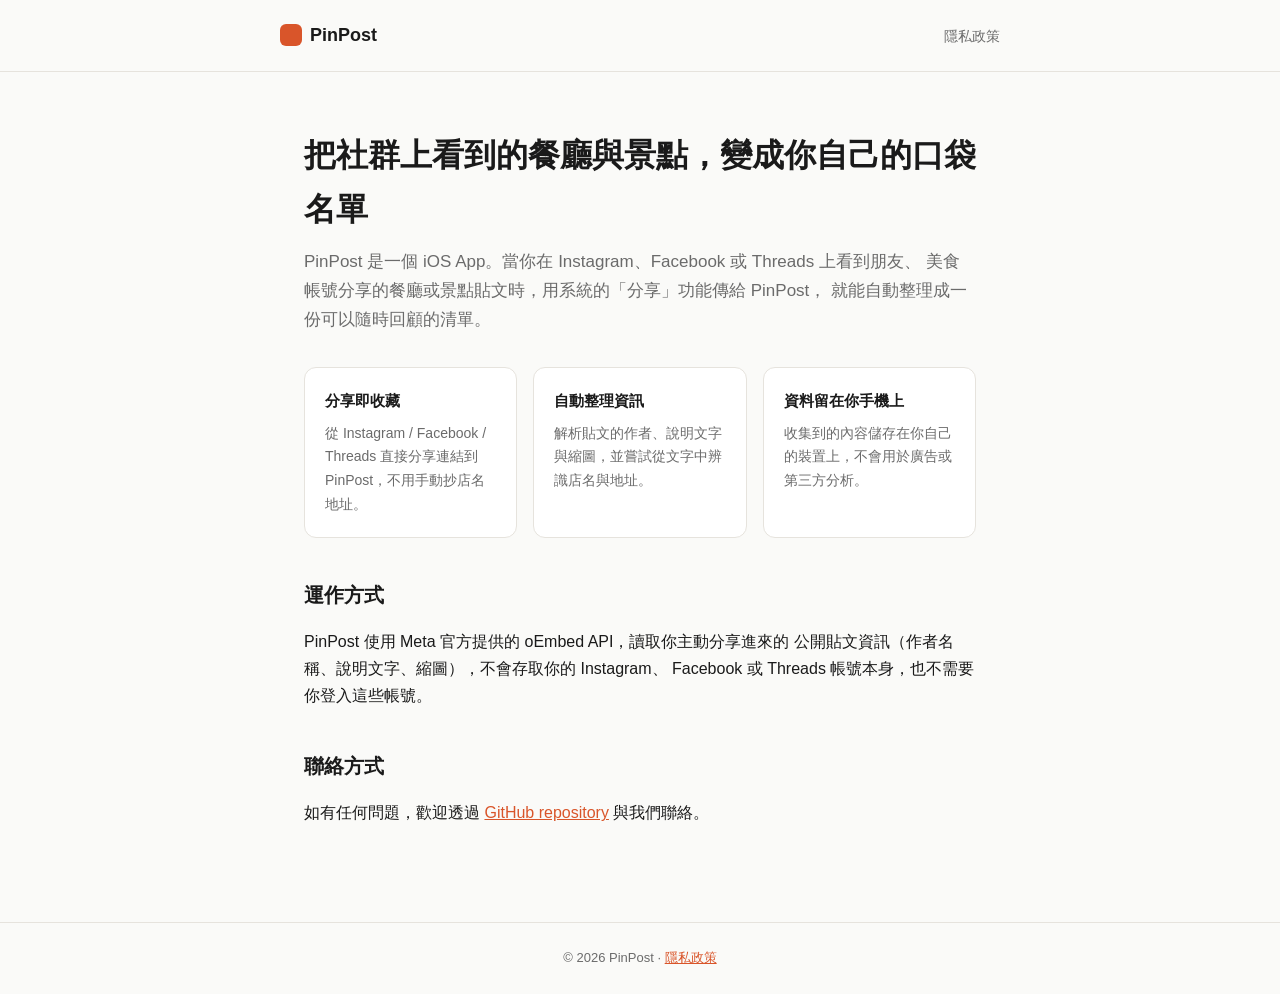
<file: index.html>
<!DOCTYPE html>
<html lang="zh-Hant">
<head>
  <meta charset="UTF-8" />
  <meta name="viewport" content="width=device-width, initial-scale=1.0" />
  <title>PinPost — 收集社群貼文中的餐廳與景點</title>
  <meta name="description" content="PinPost 是一個 iOS App，讓你把 Instagram、Facebook、Threads 上分享的餐廳與景點貼文，快速收集成自己的口袋名單。" />
  <link rel="stylesheet" href="style.css" />
</head>
<body>
  <header>
    <nav>
      <a class="brand" href="index.html">
        <span class="brand-mark"></span>
        PinPost
      </a>
      <div>
        <a class="link" href="privacy.html">隱私政策</a>
      </div>
    </nav>
  </header>

  <main>
    <h1>把社群上看到的餐廳與景點，變成你自己的口袋名單</h1>
    <p class="lead">
      PinPost 是一個 iOS App。當你在 Instagram、Facebook 或 Threads 上看到朋友、
      美食帳號分享的餐廳或景點貼文時，用系統的「分享」功能傳給 PinPost，
      就能自動整理成一份可以隨時回顧的清單。
    </p>

    <div class="card-grid">
      <div class="card">
        <h3>分享即收藏</h3>
        <p>從 Instagram / Facebook / Threads 直接分享連結到 PinPost，不用手動抄店名地址。</p>
      </div>
      <div class="card">
        <h3>自動整理資訊</h3>
        <p>解析貼文的作者、說明文字與縮圖，並嘗試從文字中辨識店名與地址。</p>
      </div>
      <div class="card">
        <h3>資料留在你手機上</h3>
        <p>收集到的內容儲存在你自己的裝置上，不會用於廣告或第三方分析。</p>
      </div>
    </div>

    <h2>運作方式</h2>
    <p>
      PinPost 使用 Meta 官方提供的 oEmbed API，讀取你主動分享進來的
      公開貼文資訊（作者名稱、說明文字、縮圖），不會存取你的 Instagram、
      Facebook 或 Threads 帳號本身，也不需要你登入這些帳號。
    </p>

    <h2>聯絡方式</h2>
    <p>
      如有任何問題，歡迎透過
      <a href="https://github.com/wei-nan/pinpost-ios">GitHub repository</a>
      與我們聯絡。
    </p>
  </main>

  <footer>
    &copy; 2026 PinPost · <a href="privacy.html">隱私政策</a>
  </footer>
</body>
</html>
</file>
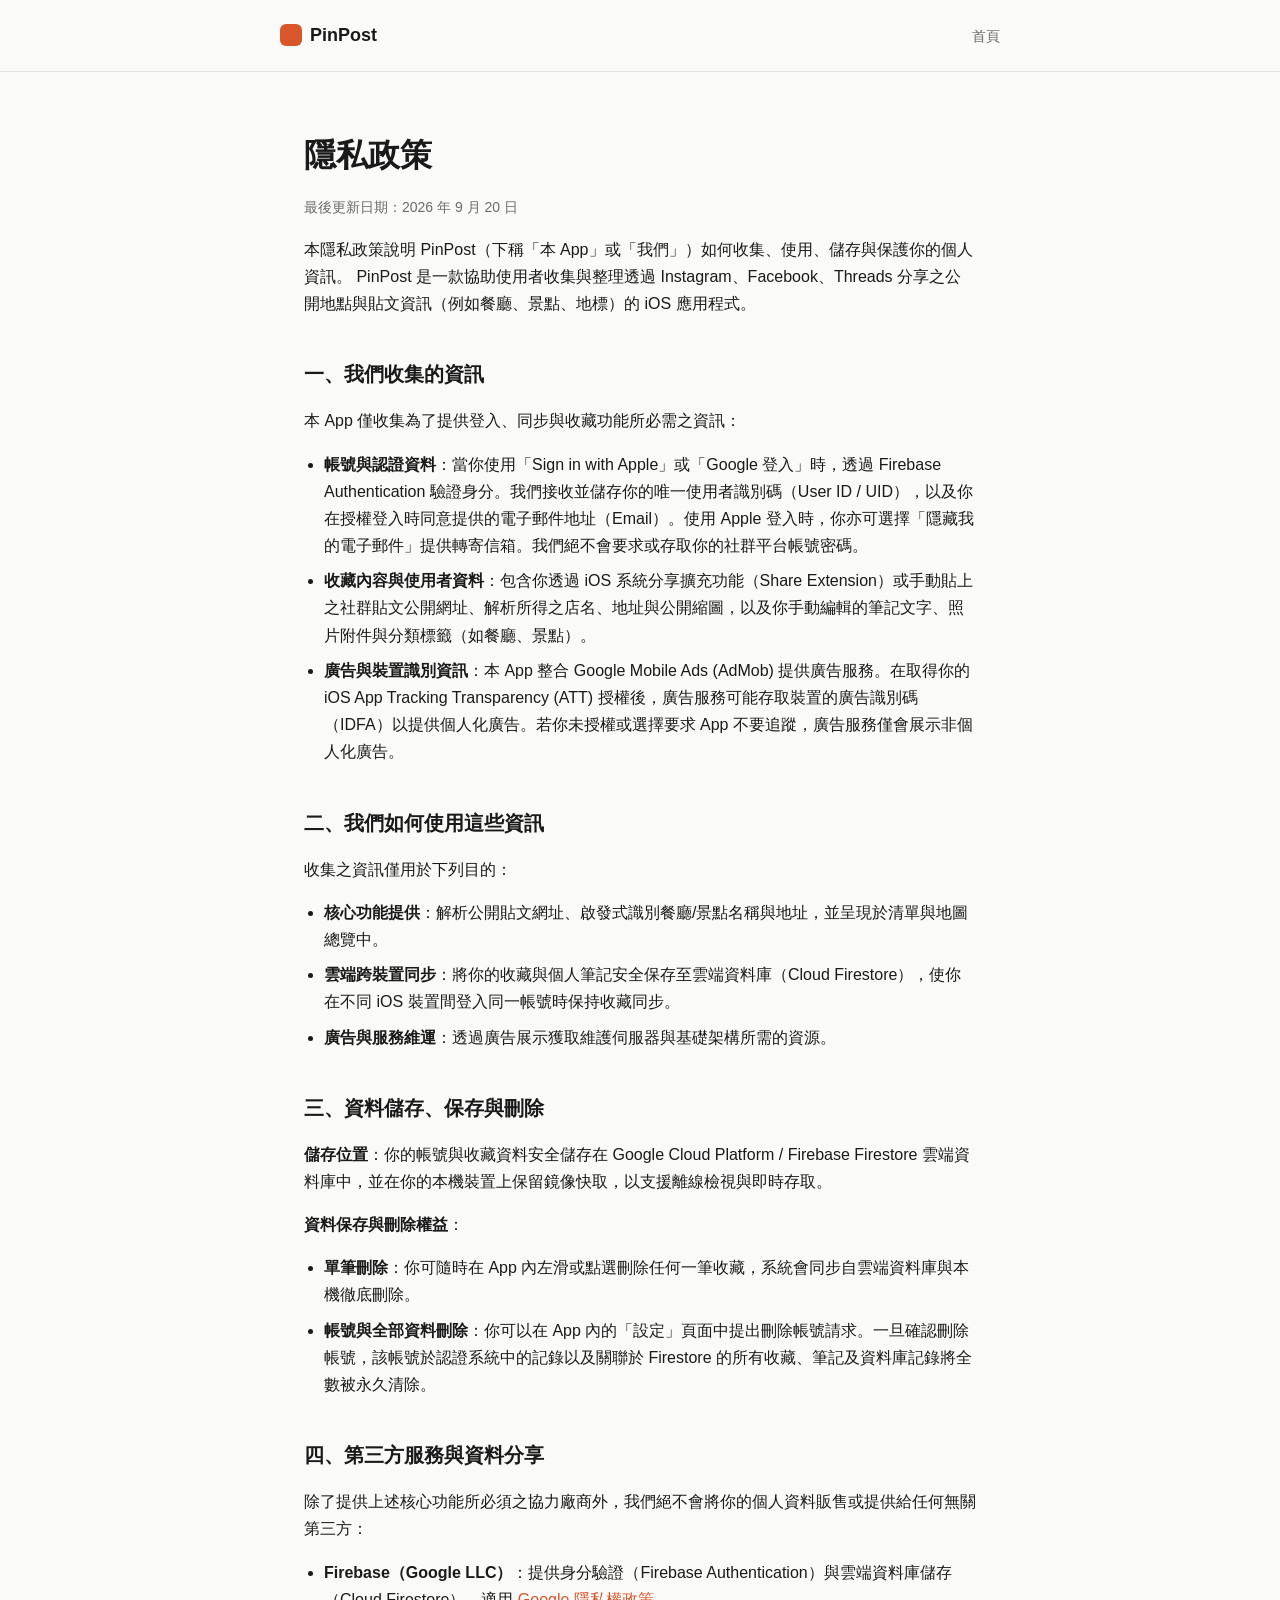
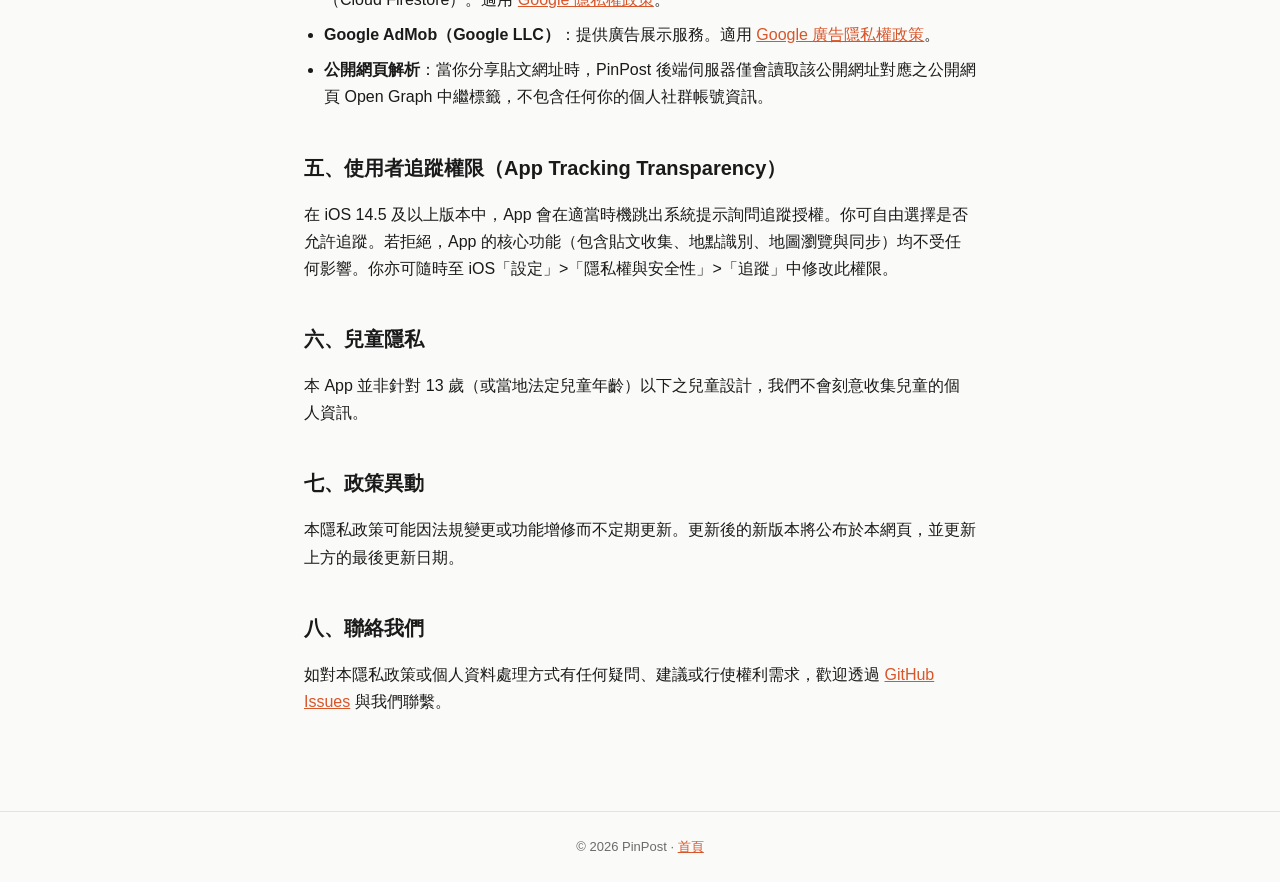
<file: privacy.html>
<!DOCTYPE html>
<html lang="zh-Hant">
<head>
  <meta charset="UTF-8" />
  <meta name="viewport" content="width=device-width, initial-scale=1.0" />
  <title>隱私政策 — PinPost</title>
  <link rel="stylesheet" href="style.css" />
</head>
<body>
  <header>
    <nav>
      <a class="brand" href="index.html">
        <span class="brand-mark"></span>
        PinPost
      </a>
      <div>
        <a class="link" href="index.html">首頁</a>
      </div>
    </nav>
  </header>

  <main>
    <h1>隱私政策</h1>
    <p class="updated">最後更新日期：2026 年 9 月 20 日</p>

    <p>
      本隱私政策說明 PinPost（下稱「本 App」或「我們」）如何收集、使用、儲存與保護你的個人資訊。
      PinPost 是一款協助使用者收集與整理透過 Instagram、Facebook、Threads 分享之公開地點與貼文資訊（例如餐廳、景點、地標）的 iOS 應用程式。
    </p>

    <h2>一、我們收集的資訊</h2>
    <p>本 App 僅收集為了提供登入、同步與收藏功能所必需之資訊：</p>
    <ul>
      <li>
        <strong>帳號與認證資料</strong>：當你使用「Sign in with Apple」或「Google 登入」時，透過 Firebase Authentication 驗證身分。我們接收並儲存你的唯一使用者識別碼（User ID / UID），以及你在授權登入時同意提供的電子郵件地址（Email）。使用 Apple 登入時，你亦可選擇「隱藏我的電子郵件」提供轉寄信箱。我們絕不會要求或存取你的社群平台帳號密碼。
      </li>
      <li>
        <strong>收藏內容與使用者資料</strong>：包含你透過 iOS 系統分享擴充功能（Share Extension）或手動貼上之社群貼文公開網址、解析所得之店名、地址與公開縮圖，以及你手動編輯的筆記文字、照片附件與分類標籤（如餐廳、景點）。
      </li>
      <li>
        <strong>廣告與裝置識別資訊</strong>：本 App 整合 Google Mobile Ads (AdMob) 提供廣告服務。在取得你的 iOS App Tracking Transparency (ATT) 授權後，廣告服務可能存取裝置的廣告識別碼（IDFA）以提供個人化廣告。若你未授權或選擇要求 App 不要追蹤，廣告服務僅會展示非個人化廣告。
      </li>
    </ul>

    <h2>二、我們如何使用這些資訊</h2>
    <p>收集之資訊僅用於下列目的：</p>
    <ul>
      <li><strong>核心功能提供</strong>：解析公開貼文網址、啟發式識別餐廳/景點名稱與地址，並呈現於清單與地圖總覽中。</li>
      <li><strong>雲端跨裝置同步</strong>：將你的收藏與個人筆記安全保存至雲端資料庫（Cloud Firestore），使你在不同 iOS 裝置間登入同一帳號時保持收藏同步。</li>
      <li><strong>廣告與服務維運</strong>：透過廣告展示獲取維護伺服器與基礎架構所需的資源。</li>
    </ul>

    <h2>三、資料儲存、保存與刪除</h2>
    <p>
      <strong>儲存位置</strong>：你的帳號與收藏資料安全儲存在 Google Cloud Platform / Firebase Firestore 雲端資料庫中，並在你的本機裝置上保留鏡像快取，以支援離線檢視與即時存取。
    </p>
    <p>
      <strong>資料保存與刪除權益</strong>：
    </p>
    <ul>
      <li><strong>單筆刪除</strong>：你可隨時在 App 內左滑或點選刪除任何一筆收藏，系統會同步自雲端資料庫與本機徹底刪除。</li>
      <li><strong>帳號與全部資料刪除</strong>：你可以在 App 內的「設定」頁面中提出刪除帳號請求。一旦確認刪除帳號，該帳號於認證系統中的記錄以及關聯於 Firestore 的所有收藏、筆記及資料庫記錄將全數被永久清除。</li>
    </ul>

    <h2>四、第三方服務與資料分享</h2>
    <p>除了提供上述核心功能所必須之協力廠商外，我們絕不會將你的個人資料販售或提供給任何無關第三方：</p>
    <ul>
      <li>
        <strong>Firebase（Google LLC）</strong>：提供身分驗證（Firebase Authentication）與雲端資料庫儲存（Cloud Firestore）。適用 <a href="https://policies.google.com/privacy" target="_blank" rel="noopener">Google 隱私權政策</a>。
      </li>
      <li>
        <strong>Google AdMob（Google LLC）</strong>：提供廣告展示服務。適用 <a href="https://policies.google.com/technologies/ads" target="_blank" rel="noopener">Google 廣告隱私權政策</a>。
      </li>
      <li>
        <strong>公開網頁解析</strong>：當你分享貼文網址時，PinPost 後端伺服器僅會讀取該公開網址對應之公開網頁 Open Graph 中繼標籤，不包含任何你的個人社群帳號資訊。
      </li>
    </ul>

    <h2>五、使用者追蹤權限（App Tracking Transparency）</h2>
    <p>
      在 iOS 14.5 及以上版本中，App 會在適當時機跳出系統提示詢問追蹤授權。你可自由選擇是否允許追蹤。若拒絕，App 的核心功能（包含貼文收集、地點識別、地圖瀏覽與同步）均不受任何影響。你亦可隨時至 iOS「設定」>「隱私權與安全性」>「追蹤」中修改此權限。
    </p>

    <h2>六、兒童隱私</h2>
    <p>
      本 App 並非針對 13 歲（或當地法定兒童年齡）以下之兒童設計，我們不會刻意收集兒童的個人資訊。
    </p>

    <h2>七、政策異動</h2>
    <p>
      本隱私政策可能因法規變更或功能增修而不定期更新。更新後的新版本將公布於本網頁，並更新上方的最後更新日期。
    </p>

    <h2>八、聯絡我們</h2>
    <p>
      如對本隱私政策或個人資料處理方式有任何疑問、建議或行使權利需求，歡迎透過
      <a href="https://github.com/wei-nan/pinpost-ios/issues" target="_blank" rel="noopener">GitHub Issues</a>
      與我們聯繫。
    </p>
  </main>

  <footer>
    &copy; 2026 PinPost · <a href="index.html">首頁</a>
  </footer>
</body>
</html>
</file>
<file: style.css>
:root {
  --ink: #1a1a1a;
  --muted: #6b6b6b;
  --bg: #fafaf8;
  --accent: #d9552a;
  --border: #e6e3dd;
  --max-width: 720px;
}

* {
  box-sizing: border-box;
}

body {
  margin: 0;
  font-family: -apple-system, BlinkMacSystemFont, "PingFang TC", "Helvetica Neue", Arial, sans-serif;
  color: var(--ink);
  background: var(--bg);
  line-height: 1.7;
}

header {
  border-bottom: 1px solid var(--border);
  padding: 20px 24px;
}

header nav {
  max-width: var(--max-width);
  margin: 0 auto;
  display: flex;
  align-items: center;
  justify-content: space-between;
}

.brand {
  font-weight: 700;
  font-size: 18px;
  text-decoration: none;
  color: var(--ink);
  display: flex;
  align-items: center;
  gap: 8px;
}

.brand-mark {
  width: 22px;
  height: 22px;
  border-radius: 6px;
  background: var(--accent);
  display: inline-block;
}

nav a.link {
  color: var(--muted);
  text-decoration: none;
  font-size: 14px;
  margin-left: 20px;
}

nav a.link:hover {
  color: var(--ink);
}

main {
  max-width: var(--max-width);
  margin: 0 auto;
  padding: 56px 24px 80px;
}

h1 {
  font-size: 32px;
  margin: 0 0 12px;
}

h2 {
  font-size: 20px;
  margin: 40px 0 12px;
}

p.lead {
  font-size: 17px;
  color: var(--muted);
  margin: 0 0 32px;
}

.card-grid {
  display: grid;
  grid-template-columns: repeat(auto-fit, minmax(200px, 1fr));
  gap: 16px;
  margin: 32px 0;
}

.card {
  border: 1px solid var(--border);
  border-radius: 12px;
  padding: 20px;
  background: white;
}

.card h3 {
  margin: 0 0 8px;
  font-size: 15px;
}

.card p {
  margin: 0;
  font-size: 14px;
  color: var(--muted);
}

footer {
  border-top: 1px solid var(--border);
  padding: 24px;
  text-align: center;
  color: var(--muted);
  font-size: 13px;
}

ul {
  padding-left: 20px;
}

li {
  margin-bottom: 8px;
}

.updated {
  color: var(--muted);
  font-size: 14px;
}

a {
  color: var(--accent);
}
</file>
